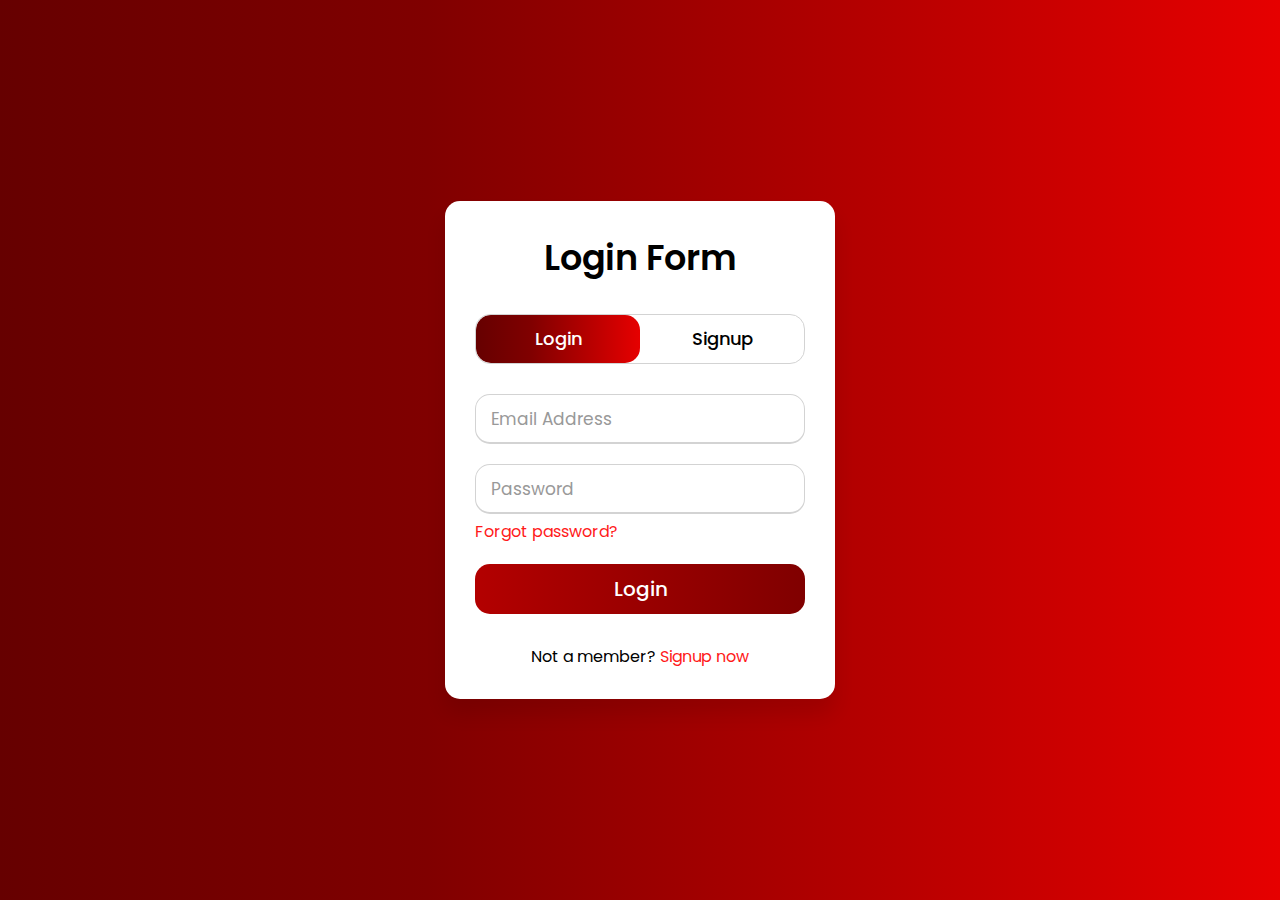
<file: blog.html>
<!DOCTYPE html>
<html lang="en">
<head>
    <meta charset="UTF-8">
    <meta http-equiv="X-UA-Compatible" content="IE=edge">
    <meta name="viewport" content="width=device-width, initial-scale=1.0">
    <link rel="stylesheet" href="blog.css">

    <title>Document</title>
</head>
<body>
    <div class="wrapper">
        <div class="title-text">
          <div class="title login">Login Form</div>
          <div class="title signup">Signup Form</div>
        </div>
        <div class="form-container">
          <div class="slide-controls">
            <input type="radio" name="slide" id="login" checked>
            <input type="radio" name="slide" id="signup">
            <label for="login" class="slide login">Login</label>
            <label for="signup" class="slide signup">Signup</label>
            <div class="slider-tab"></div>
          </div>
          <div class="form-inner">
            <form action="#" class="login">
              <div class="field">
                <input type="text" placeholder="Email Address" required>
              </div>
              <div class="field">
                <input type="password" placeholder="Password" required>
              </div>
              <div class="pass-link"><a href="#">Forgot password?</a></div>
              <div class="field btn">
                <div class="btn-layer"></div>
                <input type="submit" value="Login">
              </div>
              <div class="signup-link">Not a member? <a href="">Signup now</a></div>
            </form>
            <form action="#" class="signup">
              <div class="field">
                <input type="text" placeholder="Email Address" required>
              </div>
              <div class="field">
                <input type="password" placeholder="Password" required>
              </div>
              <div class="field">
                <input type="password" placeholder="Confirm password" required>
              </div>
              <div class="field btn">
                <div class="btn-layer"></div>
                <input type="submit" value="Signup">
              </div>
            </form>
          </div>
        </div>
      </div>
  <link rel="stylesheet" href="blog.js">
</body>
</html>
</file>
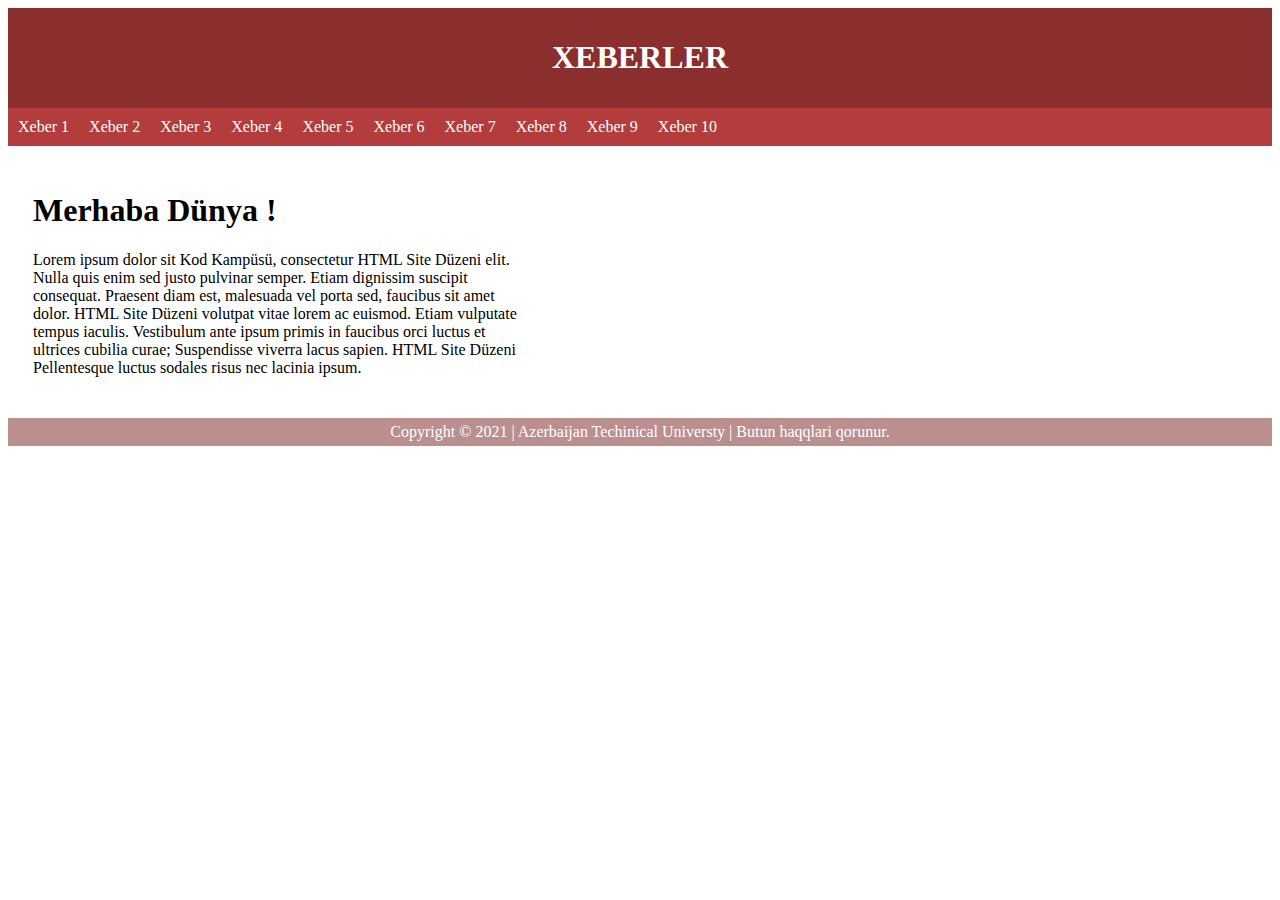
<file: haqqinda/xeber.html>
<html>
  <head>
    <link rel="stylesheet" href="xeber.css">
<title>XEBERLER</title>
  </head>
  <body>
 
<header>
<h1>XEBERLER</h1>
</header>

<ul>    
<li><a href="https://az">Xeber 1</a></li>
<li><a href="https://az">Xeber 2</a></li>
<li><a href="https://az">Xeber 3</a></li>
<li><a href="https://az">Xeber 4</a></li>
<li><a href="https://az">Xeber 5</a></li>
<li><a href="https://az">Xeber 6</a></li>
<li><a href="https://az">Xeber 7</a></li>
<li><a href="https://az">Xeber 8</a></li>
<li><a href="https://az">Xeber 9</a></li>
<li><a href="https://az">Xeber 10</a></li>


</ul>

<section>
<h1>Merhaba Dünya !</h1>
<p>Lorem ipsum dolor sit Kod Kampüsü, consectetur HTML Site Düzeni elit. 
Nulla quis enim sed justo pulvinar semper. Etiam dignissim suscipit 
consequat. Praesent diam est, malesuada vel porta sed, faucibus sit amet 
dolor. HTML Site Düzeni volutpat vitae lorem ac euismod. Etiam vulputate 
tempus iaculis. Vestibulum ante ipsum primis in faucibus orci luctus et 
ultrices cubilia curae; Suspendisse viverra lacus sapien. HTML Site Düzeni 
Pellentesque luctus sodales risus nec lacinia ipsum.</p>
</section>

<footer>
Copyright © 2021 | Azerbaijan Techinical Universty | Butun haqqlari qorunur.
</footer>

 
  </body>
</html>
</file>
<file: blog.css>
@import url('https://fonts.googleapis.com/css?family=Poppins:400,500,600,700&display=swap');
*{
  margin: 0;
  padding: 0;
  box-sizing: border-box;
  font-family: 'Poppins', sans-serif;
}
html,body{
  display: grid;
  height: 100%;
  width: 100%;
  place-items: center;
  background: -webkit-linear-gradient(left, #660000,#800000,#b30000
, #e60000);
}
::selection{
  background: #ff1a1a;
  color: #fff;
}
.wrapper{
  overflow: hidden;
  max-width: 390px;
  background: #fff;
  padding: 30px;
  border-radius: 15px;
  box-shadow: 0px 15px 20px rgba(0,0,0,0.1);
}
.wrapper .title-text{
  display: flex;
  width: 200%;
}
.wrapper .title{
  width: 50%;
  font-size: 35px;
  font-weight: 600;
  text-align: center;
  transition: all 0.6s cubic-bezier(0.68,-0.55,0.265,1.55);
}
.wrapper .slide-controls{
  position: relative;
  display: flex;
  height: 50px;
  width: 100%;
  overflow: hidden;
  margin: 30px 0 10px 0;
  justify-content: space-between;
  border: 1px solid lightgrey;
  border-radius: 15px;
}
.slide-controls .slide{
  height: 100%;
  width: 100%;
  color: #fff;
  font-size: 18px;
  font-weight: 500;
  text-align: center;
  line-height: 48px;
  cursor: pointer;
  z-index: 1;
  transition: all 0.6s ease;
}
.slide-controls label.signup{
  color: #000;
}
.slide-controls .slider-tab{
  position: absolute;
  height: 100%;
  width: 50%;
  left: 0;
  z-index: 0;
  border-radius: 15px;
  background: -webkit-linear-gradient(left,#660000,#800000,#b30000
, #e60000);
  transition: all 0.6s cubic-bezier(0.68,-0.55,0.265,1.55);
}
input[type="radio"]{
  display: none;
}
#signup:checked ~ .slider-tab{
  left: 50%;
}
#signup:checked ~ label.signup{
  color: #fff;
  cursor: default;
  user-select: none;
}
#signup:checked ~ label.login{
  color: #000;
}
#login:checked ~ label.signup{
  color: #000;
}
#login:checked ~ label.login{
  cursor: default;
  user-select: none;
}
.wrapper .form-container{
  width: 100%;
  overflow: hidden;
}
.form-container .form-inner{
  display: flex;
  width: 200%;
}
.form-container .form-inner form{
  width: 50%;
  transition: all 0.6s cubic-bezier(0.68,-0.55,0.265,1.55);
}
.form-inner form .field{
  height: 50px;
  width: 100%;
  margin-top: 20px;
}
.form-inner form .field input{
  height: 100%;
  width: 100%;
  outline: none;
  padding-left: 15px;
  border-radius: 15px;
  border: 1px solid lightgrey;
  border-bottom-width: 2px;
  font-size: 17px;
  transition: all 0.3s ease;
}
.form-inner form .field input:focus{
  border-color: #ff1a1a;

}
.form-inner form .field input::placeholder{
  color: #999;
  transition: all 0.3s ease;
}
form .field input:focus::placeholder{
  color: #ff1a1a;
}
.form-inner form .pass-link{
  margin-top: 5px;
}
.form-inner form .signup-link{
  text-align: center;
  margin-top: 30px;
}
.form-inner form .pass-link a,
.form-inner form .signup-link a{
  color: #ff1a1a;
  text-decoration: none;
}
.form-inner form .pass-link a:hover,
.form-inner form .signup-link a:hover{
  text-decoration: underline;
}
form .btn{
  height: 50px;
  width: 100%;
  border-radius: 15px;
  position: relative;
  overflow: hidden;
}
form .btn .btn-layer{
  height: 100%;
  width: 300%;
  position: absolute;
  left: -100%;
  background: -webkit-linear-gradient(right,#660000,#800000,#b30000
, #e60000);
  border-radius: 15px;
  transition: all 0.4s ease;;
}
form .btn:hover .btn-layer{
  left: 0;
}
form .btn input[type="submit"]{
  height: 100%;
  width: 100%;
  z-index: 1;
  position: relative;
  background: none;
  border: none;
  color: #fff;
  padding-left: 0;
  border-radius: 15px;
  font-size: 20px;
  font-weight: 500;
  cursor: pointer;
}
</file>
<file: haqqinda/xeber.css>
header {
    background-color:rgb(139, 46, 46);
    color:white;
    padding:10px;	 
    text-align:center;
}
 
ul {
    list-style-type: none;
    overflow: hidden;
    padding: 0;
    margin: 0;
    background-color: rgb(179, 60, 60);
}
 
li {
    float: left;
}
 
li a {
    color: white;
    display: block;
    text-align: center;
    padding: 10px 10px;
    text-decoration: none;
}
 
nav {
    background-color:rgb(238, 144, 144);
    width:100px;
    height:300px;
    float:left;
    display: block;
    color: white;
    text-align: center;
    padding: 10px 10px;
    text-decoration: none;
    line-height:30px;
}
 
section {
    width:490px;
    padding:25px;
    float:left;	 
 
}
 
footer {
    background-color:rgb(188, 143, 143);
    color:white;
    text-align:center;
    clear:both;
    padding:5px;	 	 
}
</file>
